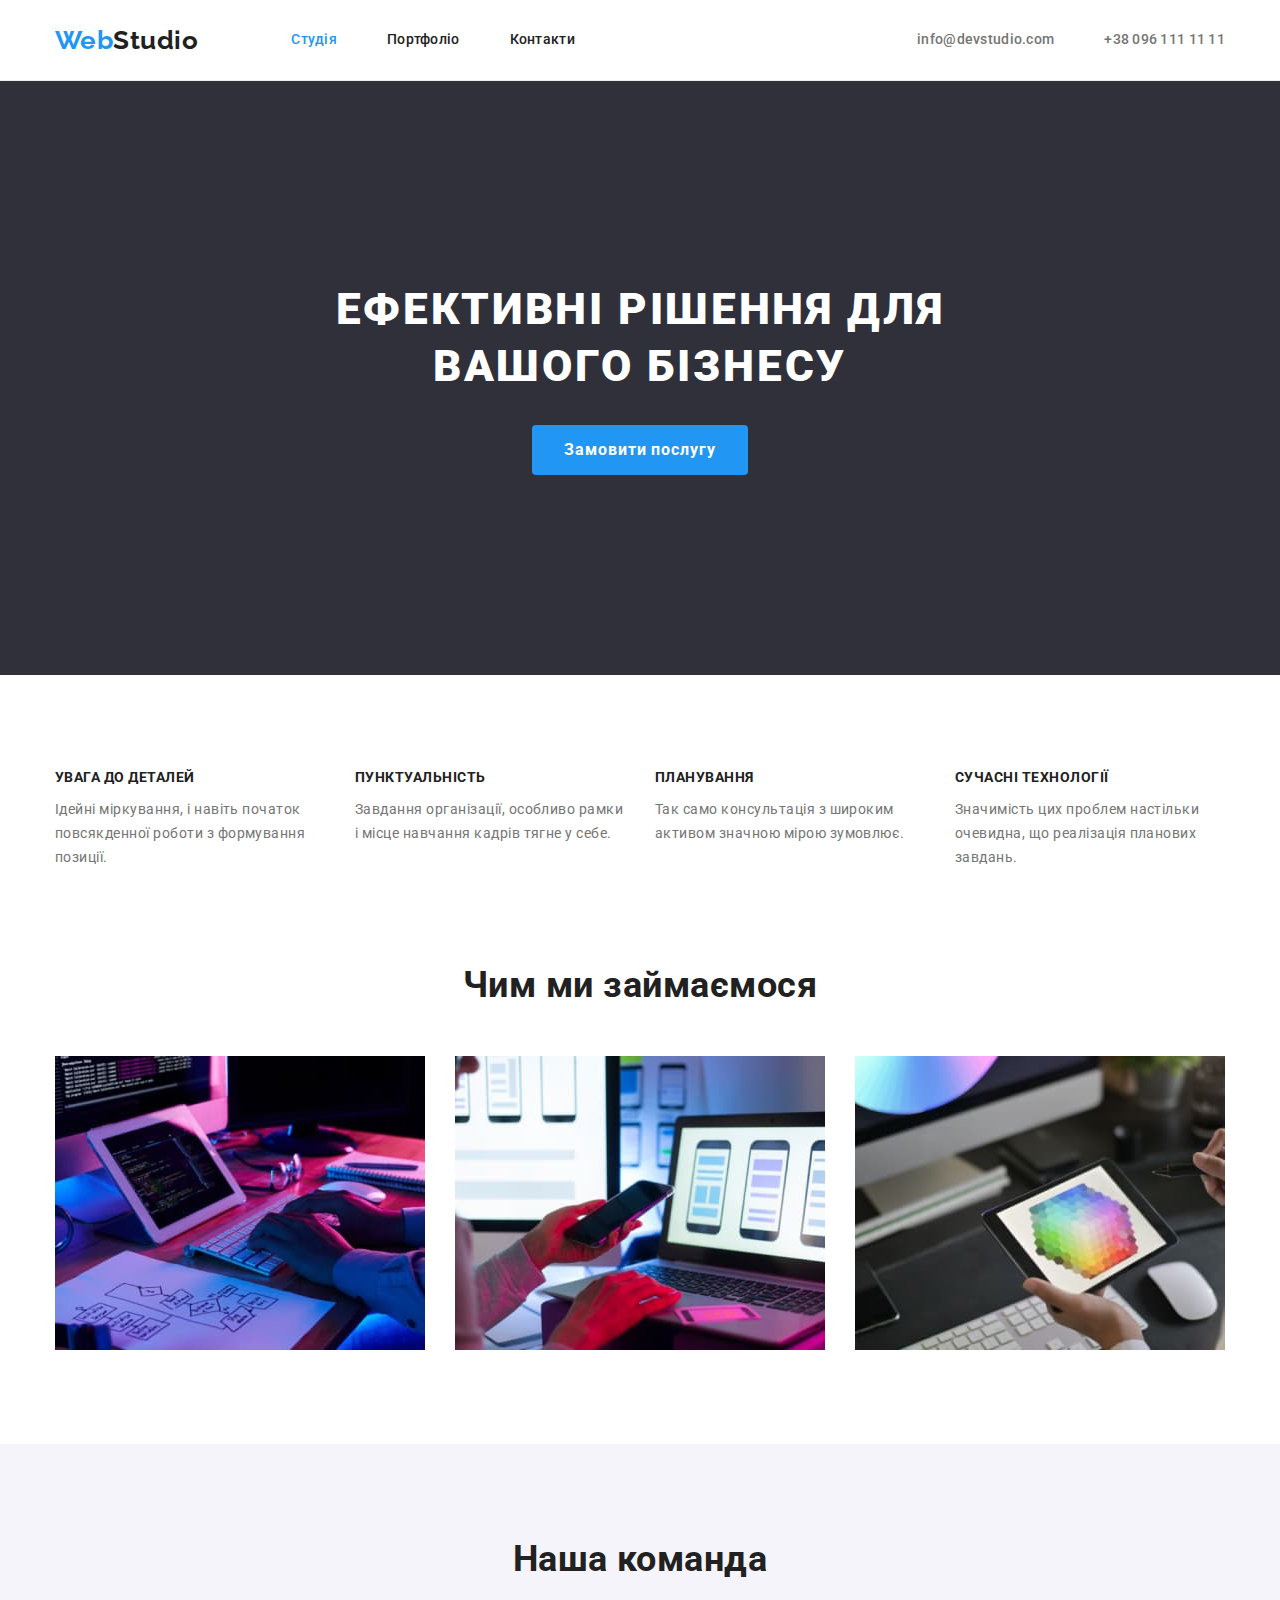
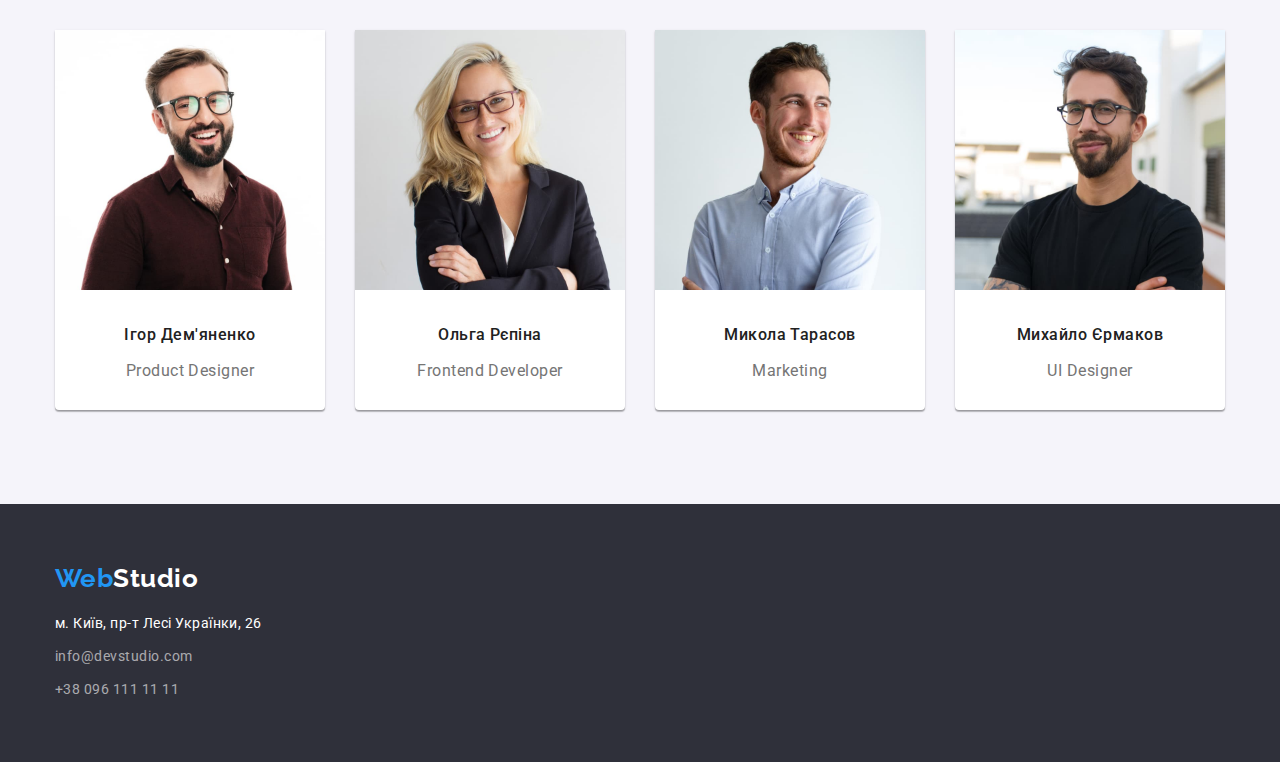
<file: index.html>
<!DOCTYPE html>
<html lang="uk">
<head>
    <meta charset="UTF-8">
    <meta http-equiv="X-UA-Compatible" content="IE=edge">
    <meta name="viewport" content="width=device-width, initial-scale=1.0">
    <title>Студія</title>
    <link 
    href="https://fonts.googleapis.com/css2?family=Raleway:wght@700&family=Roboto:wght@400;500;700;900&display=swap" 
    rel="stylesheet">
    <link
    rel="stylesheet"
    href="https://cdnjs.cloudflare.com/ajax/libs/modern-normalize/0.6.0/modern-normalize.min.css"/>
    <link rel="stylesheet" href="./css/styles.css"/>
</head>
<body>
    <header class="header">
        <div class="container">
            <nav class="main-nav">   
            <a href="./index.html" class="color-logo">Web<span class="logo">Studio</span></a>
            <ul class="site-nav list">
                <li class="item"><a href="./index.html" class="current link">Студія</a></li>
                <li class="item"><a href="./portfolio.html" class="link">Портфоліо</a></li>
                <li class="item"><a href="" class="link">Контакти</a></li>
            </ul>
            <ul class="contact-nav list">
                <li class="item"><a href="mailto:info@devstudio.com" class="contact-link">info@devstudio.com</a></li>
                <li class="item"><a href="tel:+380961111111" class="contact-link">+38 096 111 11 11</a></li>
            </ul>
            </nav>
        </div>
            
    </header>

    <main>
        <section class="hero section">
            <div class="container">
                <h1 class="hero-title">ЕФЕКТИВНІ РІШЕННЯ ДЛЯ<br> ВАШОГО БІЗНЕСУ</h1>
                <button type="button" class="hero-button">Замовити послугу</button>
            </div>
        </section>
    
        
        <section class="section">
            <div class="container">
            <h2 class="visually-hidden">Наші переваги</h2>
            <ul class="feature-list list">
                <li class="item">
                    <h3 class="feature-title">УВАГА ДО ДЕТАЛЕЙ</h2>
                    <p class="feature-descript">Ідейні міркування, і навіть початок повсякденної роботи з формування позиції.</p>
                </li>
                <li class="item">
                    <h3 class="feature-title">ПУНКТУАЛЬНІСТЬ</h2>
                    <p class="feature-descript">Завдання організації, особливо рамки і місце навчання кадрів тягне у себе.</p>
                </li>
                <li class="item">
                    <h3 class="feature-title">ПЛАНУВАННЯ</h2>
                    <p class="feature-descript">Так само консультація з широким активом значною мірою зумовлює.</p>
                </li>
                <li class="item">
                    <h3 class="feature-title">СУЧАСНІ ТЕХНОЛОГІЇ</h2>
                    <p class="feature-descript">Значимість цих проблем настільки очевидна, що реалізація планових завдань.</p>
                </li>
            </ul>
        </div>
        </section>
        
        <section class="activity section">
            <div class="container">
                <h2 class="section-title">Чим ми займаємося</h2>
                <ul class="act-list list">
                    <li class="item">
                        <img class="act-item image" src="./images/img_1.jpg" alt="Дослідження" width="370">
                    </li>
                    <li class="item">
                        <img class="act-item image" src="./images/img_2.jpg" alt="Розробка" width="370">
                    </li>
                    <li class="item">
                        <img class="act-item image" src="./images/img_3.jpg" alt="Дизайн" width="370">
                    </li>
                </ul>  
            </div>
        </section>
  
        
    <section class="team section">
        <div class="container">
            <h2 class="section-title">Наша команда</h2>
            <ul class="member-card list">
                <li class="item">
                    <img class="image" src="./images/team_1.jpg" alt="Ігор Дем'яненко" width="270">
                    <div class="team-member">
                        <h3 class="name">Ігор Дем'яненко</h3>
                        <p lang="en" class="position">Product Designer</p></div>
                </li>
                <li class="item">
                    <img class="image" src="./images/team_2.jpg" alt="Ольга Рєпіна" width="270">
                    <div class="team-member">
                        <h3 class="name">Ольга Рєпіна</h3>
                        <p lang="en" class="position">Frontend Developer</p>
                    </div>
                </li>
                <li class="item">
                    <img class="image" src="./images/team_3.jpg" alt="Микола Тарасов" width="270">
                    <div class="team-member">
                        <h3 class="name">Микола Тарасов</h3>
                        <p lang="en" class="position">Marketing</p>
                    </div>
                </li>
                <li class="item">
                    <img class="image" src="./images/team_4.jpg" alt="Михайло Єрмаков" width="270">
                    <div class="team-member">
                        <h3 class="name">Михайло Єрмаков</h3>
                        <p lang="en" class="position">UI Designer</p>
                    </div>
                </li>
            </ul>
        </div>
    </section>
    </main>

    <footer class="footer section">
        <div class="container">
            <a class="color-logo" href="./index.html" >Web<span class="logo">Studio</span></a>
            <address>
                <ul class="address list">
                    <li class="item"><a href="https://goo.gl/maps/V483SEhrjxkJ5N256" target="_blank" rel="noopener noreferrer nofollow"
                            class="maps link">м. Київ, пр-т Лесі Українки, 26</a></li>
                    <li class="item"><a href="mailto:info@devstudio.com" class="link">info@devstudio.com</a></li>
                    <li class="item"><a href="tel:+380961111111" class="link">+38 096 111 11 11</a></li>
                </ul>
            </address>
        </div>
    </footer>
</body>
</html>
</file>
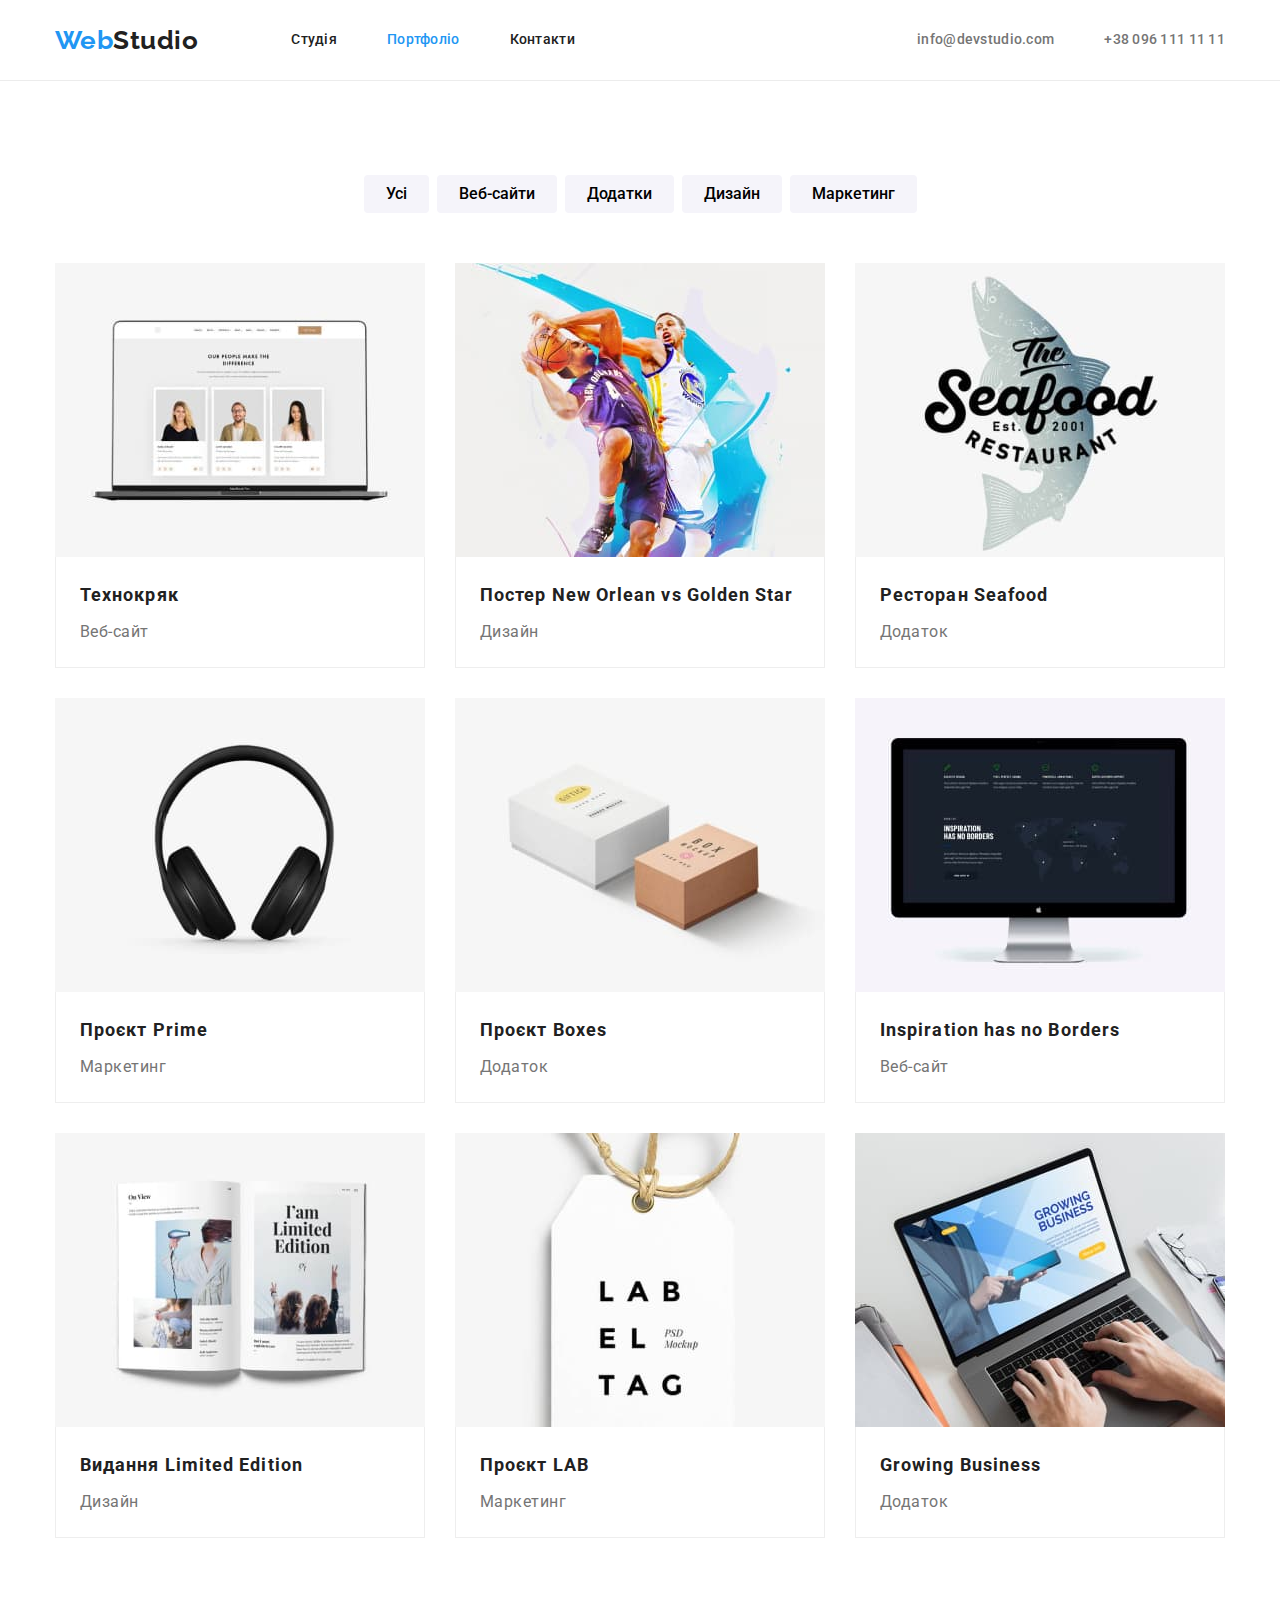
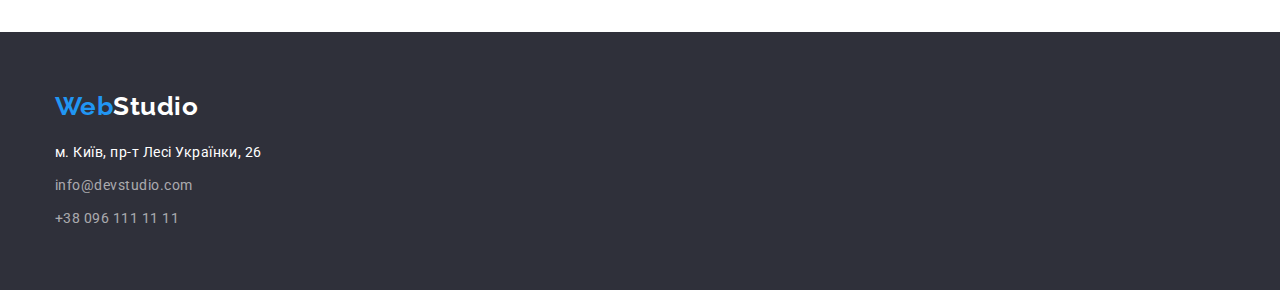
<file: portfolio.html>
<!DOCTYPE html>
<html lang="uk">

<head>
    <meta charset="UTF-8">
    <meta http-equiv="X-UA-Compatible" content="IE=edge">
    <meta name="viewport" content="width=device-width, initial-scale=1.0">
    <title>Студія</title>
    <link
        href="https://fonts.googleapis.com/css2?family=Raleway:wght@700&family=Roboto:wght@400;500;700;900&display=swap"
        rel="stylesheet">
    <link rel="stylesheet"
        href="https://cdnjs.cloudflare.com/ajax/libs/modern-normalize/0.6.0/modern-normalize.min.css" />
    <link rel="stylesheet" href="./css/styles.css" />
</head>

<body>
    <header class="header">
        <div class="container">
            <nav class="main-nav">
                <a href="./index.html" class="color-logo">Web<span class="logo">Studio</span></a>
                <ul class="site-nav list">
                    <li class="item"><a href="./index.html" class="link">Студія</a></li>
                    <li class="item"><a href="./portfolio.html" class="current link">Портфоліо</a></li>
                    <li class="item"><a href="" class="link">Контакти</a></li>
                </ul>
                <ul class="contact-nav list">
                    <li class="item"><a href="mailto:info@devstudio.com" class="contact-link">info@devstudio.com</a>
                    </li>
                    <li class="item"><a href="tel:+380961111111" class="contact-link">+38 096 111 11 11</a></li>
                </ul>
            </nav>
        </div>
    </header>

    <main>
        <section class="section">
            <div class="container">
                <h1 class="visually-hidden">Портфоліо</h1>
                <ul class="portfolio-nav list">
                    <li class="filter-buttons">
                        <button type="button" class="btn">Усі</button>
                    </li>
                    <li class="filter-buttons">
                        <button type="button" class="btn">Веб-сайти</button>
                    </li>
                    <li class="filter-buttons">
                        <button type="button" class="btn">Додатки</button>
                    </li>
                    <li class="filter-buttons">
                        <button type="button" class="btn">Дизайн</button>
                    </li>
                    <li class="filter-buttons">
                        <button type="button" class="btn">Маркетинг</button>
                    </li>
                </ul>
                
                <ul class="flex-container projects list">
                    <li class="flex-item">
                        <img class="image" src="./images/project-1.jpg" alt="Технокряк" width="370">
                        <div class="project-names">
                            <h3 class="title">Технокряк</h3>
                            <p class="title-description">Веб-сайт</p>
                        </div>
                        
                    </li>
                    <li class="flex-item">
                        <img class="image" src="./images/project-2.jpg" alt="Постер" width="370">
                        <div class="project-names">
                            <h3 class="title">Постер New Orlean vs Golden Star</h3>
                            <p class="title-description">Дизайн</p>
                        </div>
                        
                    </li>
                    <li class="flex-item">
                        <img class="image" src="./images/project-3.jpg" alt="ресторан" width="370">
                        <div class="project-names">
                            <h3 class="title">Ресторан Seafood</h3>
                            <p class="title-description">Додаток</p>
                        </div>
                        
                    </li>
                    <li class="flex-item">
                        <img class="image" src="./images/project-4.jpg" alt="проект" width="370">
                        <div class="project-names">
                            <h3 class="title">Проєкт Prime</h3>
                            <p class="title-description">Маркетинг</p>
                        </div>
                        
                    </li>
                    <li class="flex-item">
                        <img class="image" src="./images/project-5.jpg" alt="коробки" width="370">
                        <div class="project-names">
                            <h3 class="title">Проєкт Boxes</h3>
                            <p class="title-description">Додаток</p>
                        </div>
                        
                    </li>
                    <li class="flex-item">
                        <img class="image" src="./images/project-6.jpg" alt="веб-сайт" width="370">
                        <div class="project-names">
                            <h3 class="title">Inspiration has no Borders</h3>
                            <p class="title-description">Веб-сайт</p>
                        </div>
                        
                    </li>
                    <li class="flex-item">
                        <img class="image" src="./images/project-7.jpg" alt="поліграфія" width="370">
                        <div class="project-names">
                            <h3 class="title">Видання Limited Edition</h3>
                            <p class="title-description">Дизайн</p>
                        </div>
                        
                    </li>
                    <li class="flex-item">
                        <img class="image" src="./images/project-8.jpg" alt="рекламні матеріали" width="370">
                        <div class="project-names">
                            <h3 class="title">Проєкт LAB</h3>
                            <p class="title-description">Маркетинг</p>
                        </div>
                        
                    </li>
                    <li class="flex-item">
                        <img class="image" src="./images/project-9.jpg" alt="додаток" width="370">
                        <div class="project-names">
                            <h3 class="title">Growing Business</h3>
                            <p class="title-description">Додаток</p>
                        </div>    
                    </li>
                </ul>
            </div>
        </section>
    </main>

    <footer class="footer section">
        <div class="container">
            <a class="color-logo" href="./index.html">Web<span class="logo">Studio</span></a>
            <address>
                <ul class="address list">
                    <li class="item"><a href="https://goo.gl/maps/V483SEhrjxkJ5N256" target="_blank"
                            rel="noopener noreferrer nofollow" class="maps link">м. Київ, пр-т Лесі Українки, 26</a></li>
                    <li class="item"><a href="mailto:info@devstudio.com" class="link">info@devstudio.com</a></li>
                    <li class="item"><a href="tel:+380961111111" class="link">+38 096 111 11 11</a></li>
                </ul>
            </address>
        </div>
    </footer>
    </body>
</html>
</file>
<file: css/styles.css>
:root {
    --primary-text-color: #212121;
    --secondary-text-color: #757575;
    --accent-color: #2196F3;
    --accent-color-active: #188CE8;
    --primary-white-color: #FFFFFF;
    --light-gray-color: #F5F4FA;
    --dark-gray-color:  #2F303A;
    --white-color-60transp: #FFFFFF99; 
}

body {
        font-family: Roboto, sans-serif;
        font-weight: 400;
        background-color: var(--primary-white-color);
        color: var(--primary-text-color);
        letter-spacing: 0.03em;
        font-style: normal;
        text-decoration: none; 
}

.image {
    display: block;
    max-width:100%;
}

.visually-hidden {
    position: absolute;
    white-space: nowrap;
    width: 1px;
    height: 1px;
    overflow: hidden;
    border: 0;
    padding: 0;
    clip: rect(0 0 0 0);
    clip-path: inset(50%);
    margin: -1px;
}

.list {
    list-style: none;
    text-decoration: none;
    padding: 0;
    margin: 0;
}

h1,
h2,
h3,
h4,
h5,
h6,
p {
    margin-top: 0;
    margin-bottom: 0;
}

.container {
    margin-left: auto;
    margin-right: auto;
    width: 1200px;
    padding: 0 15px;
}

.section {
    padding-top: 94px;
    padding-bottom: 94px
}

.logo,
.color-logo {
    color: var(--primary-text-color);
    font-family: 'Raleway', sans-serif;
    font-weight: 700;
    font-size: 26px;
    line-height: 1.1;
    text-decoration: none;
}

.color-logo {
    color: var(--accent-color)
}

.footer .logo {
    color: var(--primary-white-color)
}

.main-nav {
    display: flex;
    align-items: center;
    justify-content: start;
}

.header {
    border-bottom: 1px solid #ECECEC;
}

.site-nav .link {
    display: block;
    padding-top: 32px;
    padding-bottom: 32px;

    color: var(--primary-text-color);
    font-weight: 500;
    font-size: 14px;
    line-height: 1.14;
    letter-spacing: 0.02em;
    text-decoration: none; 
}

.site-nav {
    display: flex;
    margin-left: 93px;
}

.site-nav .item:not(:first-child) {
    margin-left: 50px;
}

.contact-nav {
    display: flex;
    margin-left: auto;
}

.contact-nav .item + .item {
    margin-left: 50px;
}

.address .link:hover,
.address .link:focus,
.contact-link:hover,
.contact-link:focus,
.site-nav .link:hover,
.site-nav .link:focus,
.site-nav .link.current {
  color: var(--accent-color);
}

.contact-link {
    display: block;
    color: var(--secondary-text-color);
    text-decoration: none;
    font-weight: 500;
    font-size: 14px;
    line-height: 1.14;
    letter-spacing: 0.02em;
    
}
 
.hero {
    background-color: var(--dark-gray-color); 
    text-align: center;
    padding-bottom: 200px;
    padding-top: 200px;
}

.hero-title { 
    color: var(--primary-white-color);
    font-weight: 900;
    font-size: 44px;
    line-height: 1.3;
    letter-spacing: 0.06em;
    margin-bottom: 30px;
}

.hero-button {
    padding: 10px 32px;
    min-width: 216px;
    font-family: inherit;
    color: var(--primary-white-color);
    background-color: var(--accent-color);
    font-weight: 700;
    font-size: 16px;
    line-height: 1.88;
    letter-spacing: 0.06em; 
    border-radius: 4px;
    cursor: pointer;
    border: 0;
}   


.hero-button:hover,
.hero-button:active {
    background-color: var(--accent-color-active);
}

.feature-list {
    display: flex;
}

.feature-list .item {
    width: calc((100% - 90px) / 4);
    margin-right: 30px;
    
}
.feature-list .item:last-child {
    margin-right: 0px;
}

.feature-title {
    font-weight: 700;
    font-size: 14px;
    line-height: 1.1428;
    margin-bottom: 13px;
    
}
   
.feature-descript {
    color: var(--secondary-text-color);
    font-size: 14px;
    line-height: 1.71;
}

.team .name {
    font-weight: 500;
    font-size: 16px;
    line-height: 1.9;
}

.section-title {
    font-weight: 700;
    font-size: 36px;
    line-height: 1.1666;
    text-align: center;
    margin-bottom: 50px;
}

.activity {
    align-items: center;
    margin-left: auto;
    margin-right: auto;
}

 .section.activity {
     padding-top: 0;
 }

.activity .section-title {
    margin-bottom: 50px;
    padding-top: 0;
}

.act-list {
    display: flex;
    flex-wrap: wrap;
}

.act-list .item {
    margin-right: 30px;
}

.act-list .item:last-child {
    margin-right: 0;
}

.team {
    background-color: var(--light-gray-color);
    margin-left: auto;
    margin-right: auto;  
}

.team .position {
    color: var(--secondary-text-color);
    font-size: 16px;
    line-height: 1.187;
}

.team-member {
    padding-top: 30px;
    padding-bottom: 30px;
}

.name {
    margin-bottom: 10px;
}

.member-card {
    display: flex;
}

.member-card .item {
    width: calc((100% - 90px) / 4);
    margin-right: 30px;
    display: inline-block;
    background-color: var(--primary-white-color);
    border-radius: 0px 0px 4px 4px;
    text-align: center;
    box-shadow: 0px 1px 3px rgba(0, 0, 0, 0.12),
                0px 1px 1px rgba(0, 0, 0, 0.14),
                0px 2px 1px rgba(0, 0, 0, 0.2);
}

.member-card .item:last-child {
    margin-right: 0;
}


.filter-buttons {
    margin-right: 8px;   
}

.btn {
    display: inline-block;
    font-family: inherit;
    background-color: var(--light-gray-color);
    font-weight: 500;
    font-size: 16px;
    line-height: 1.62;
    text-align: center;
    cursor: pointer;
    padding: 6px 22px;
    border-radius: 4px;
    border: 0;
}

.btn:hover,
.btn:focus {
    color: var(--primary-white-color);
    background-color: var(--accent-color);
    box-shadow: 0px 4px 4px rgba(0, 0, 0, 0.25);
 }

.filter-buttons:last-child {
    margin-right: 0;
}

.title-description {
    font-size: 16px;
    line-height: 1.88;
    color: var(--secondary-text-color)
}


.projects .title {
    font-weight: 700;
    font-size: 18px;
    line-height: 2;
    letter-spacing: 0.06em;
    margin-bottom: 4px;
}


.footer {
    background-color: var(--dark-gray-color); 
    padding-top: 60px;
    padding-bottom: 60px;
}


.address .link {
    display: inline-block;
    font-style: normal;
    color:var(--white-color-60transp);
    font-weight: 400;
    font-size: 14px;
    line-height: 1.71;
    text-decoration: none;
}

.portfolio-nav {
    display: flex;
    align-items: center;
    justify-content: center;
    margin-bottom: 50px;
}
         

.flex-container {
    display: flex;
    flex-wrap: wrap;
}

.project-names {
    padding-top: 20px;
    padding-bottom: 20px;
    padding-left: 24px;
    padding-right: 24px;
    border: 1px solid rgba(238, 238, 238, 1);
    border-top: 0;
}


.flex-container .flex-item {
    width: calc((100% - 60px) / 3);
    margin-right: 30px;
    margin-bottom: 30px;
}

 
.flex-container .flex-item:nth-child(3n){
    margin-right: 0;
}

.flex-container .flex-item:nth-last-child(-n + 3) {
    margin-bottom: 0;
}

.flex-container .flex-item:hover,
.flex-container .flex-item:focus {
    box-shadow: 0px 4px 4px rgba(0, 0, 0, 0.25)
}


.footer .color-logo {
    display: inline-block;
    margin-bottom: 20px;
}

.address .maps {
    font-style: normal;
    color: var(--primary-white-color);
    text-decoration: none;
    font-weight: 400;
    font-size: 14px;
    line-height: 1.71;
}

.address .item:not(:last-child) {
    margin-bottom: 9px;
}
</file>
